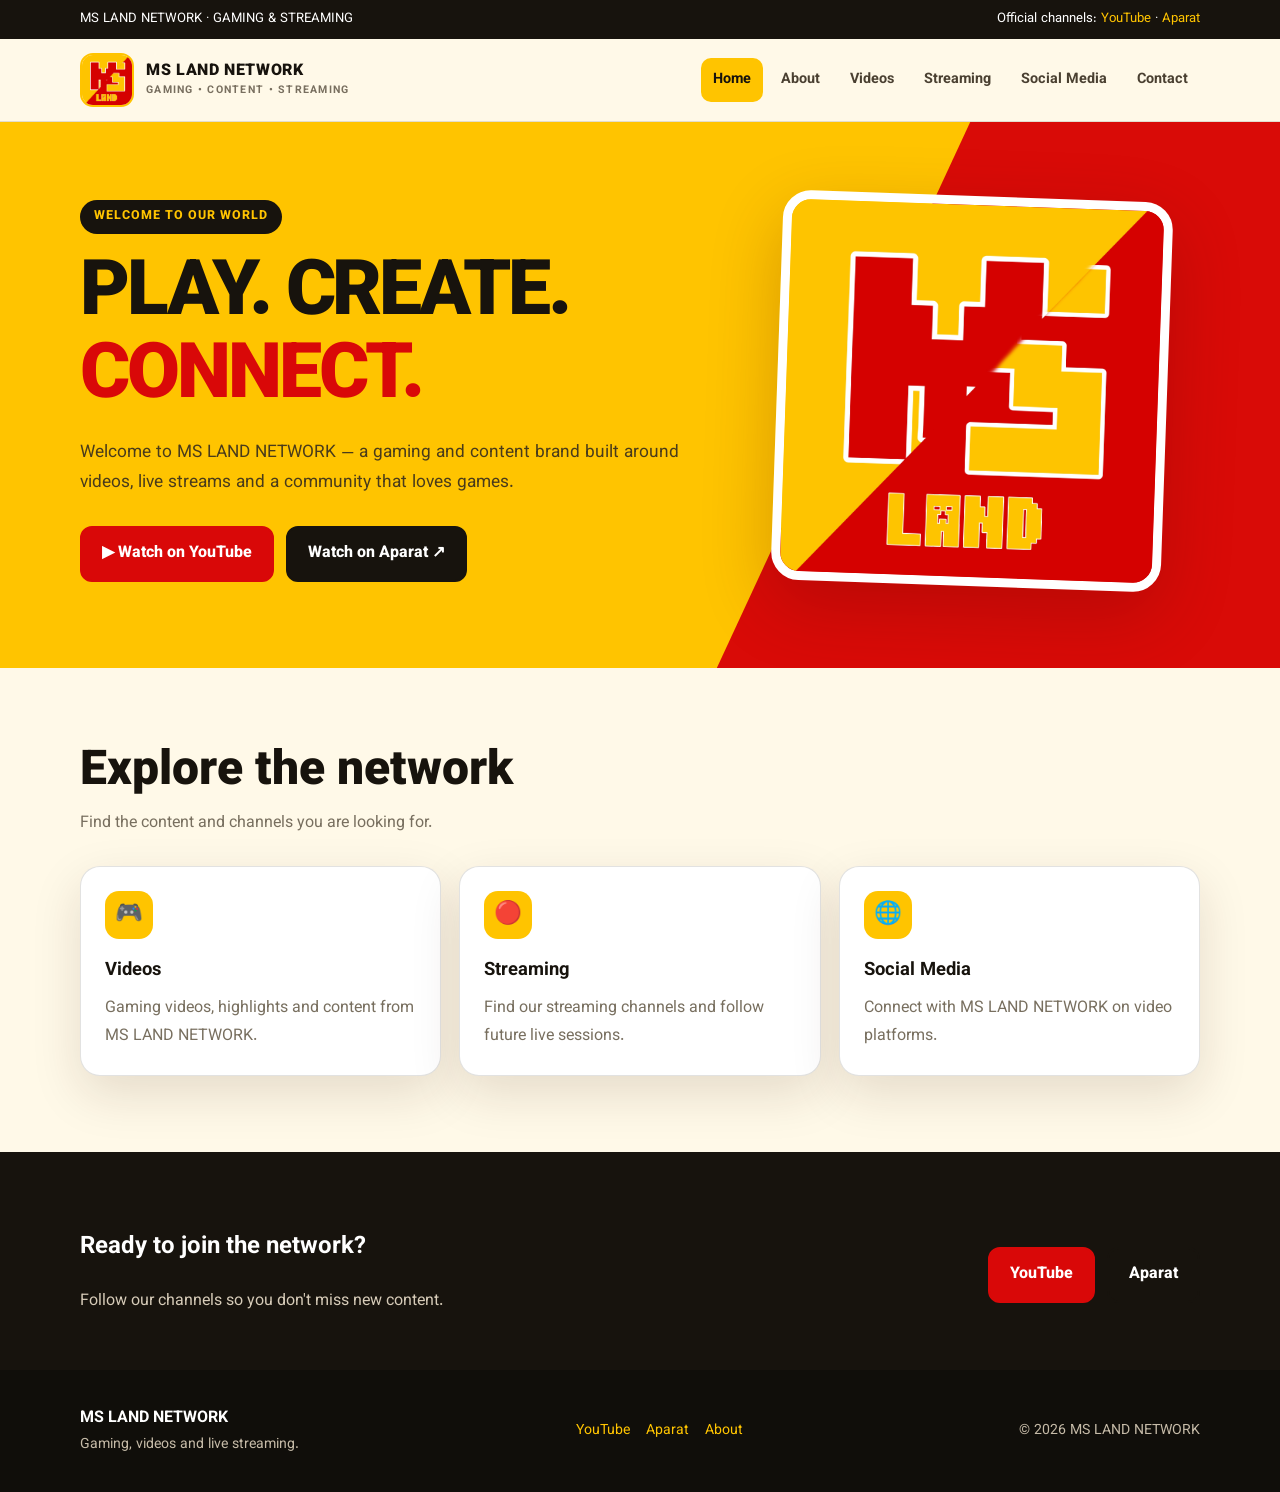
<file: index.html>
<!doctype html>
<html lang="en"><head><meta charset="utf-8"><meta name="viewport" content="width=device-width,initial-scale=1"><meta http-equiv="refresh" content="0; url=/home/"><title>MS LAND NETWORK</title><script>window.location.replace('/home/');</script></head><body><p>Redirecting to <a href="/home/">Home</a>…</p></body></html>
</file>
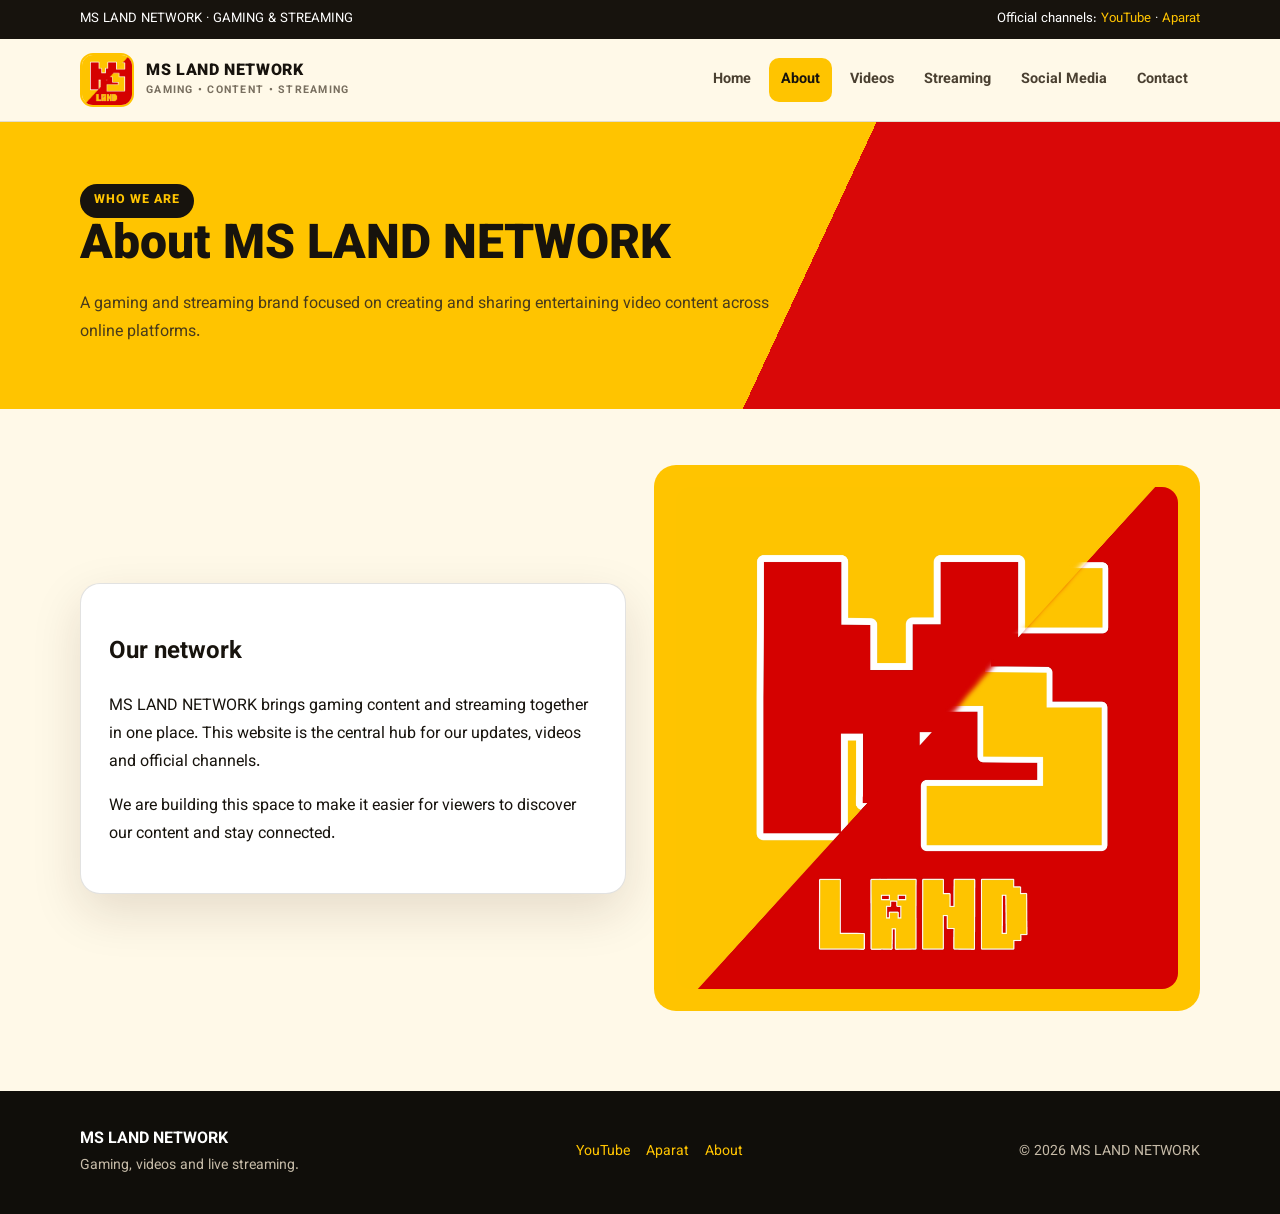
<file: about/index.html>
<!doctype html>
<html lang="en">
<head>
<meta charset="utf-8"><meta name="viewport" content="width=device-width,initial-scale=1">
<meta name="description" content="Learn about MS LAND NETWORK.">
<meta name="theme-color" content="#ffc400">
<title>About | MS LAND NETWORK</title>
<link rel="icon" href="/assets/images/ms-land-network-logo.jpg">
<link rel="stylesheet" href="/assets/css/style.css">
</head>
<body>
<div class="topbar"><div class="container"><span>MS LAND NETWORK · GAMING & STREAMING</span><span>Official channels: <a href="https://youtube.com/@MS_LAND_NETWORK" target="_blank" rel="noopener">YouTube</a> · <a href="https://aparat.com/MS_LAND_NETWORK" target="_blank" rel="noopener">Aparat</a></span></div></div>
<header><div class="container nav">
<a class="brand" href="/home/"><img src="/assets/images/ms-land-network-logo.jpg" alt="MS LAND NETWORK logo"><span>MS LAND NETWORK<small>GAMING • CONTENT • STREAMING</small></span></a>
<button class="menu-btn" aria-expanded="false" aria-label="Toggle navigation">☰ Menu</button>
<nav aria-label="Main navigation"><a href="/home/" >Home</a>
<a href="/about/" class="active">About</a>
<a href="/videos/" >Videos</a>
<a href="/streams/" >Streaming</a>
<a href="/social/" >Social Media</a>
<a href="/contact/" >Contact</a></nav>
</div></header>
<main><section class="page-hero"><div class="container"><span class="eyebrow">WHO WE ARE</span><h1 class="page-title">About MS LAND NETWORK</h1><p>A gaming and streaming brand focused on creating and sharing entertaining video content across online platforms.</p></div></section>
<section class="content"><div class="container content-grid"><div class="content-panel"><h2>Our network</h2><p>MS LAND NETWORK brings gaming content and streaming together in one place. This website is the central hub for our updates, videos and official channels.</p><p>We are building this space to make it easier for viewers to discover our content and stay connected.</p></div><div class="logo-panel"><img src="/assets/images/ms-land-network-logo.jpg" alt="MS LAND NETWORK brand logo"></div></div></section></main>
<footer><div class="container footer-inner"><div><strong>MS LAND NETWORK</strong><p>Gaming, videos and live streaming.</p></div><div class="footer-links"><a href="https://youtube.com/@MS_LAND_NETWORK" target="_blank" rel="noopener">YouTube</a><a href="https://aparat.com/MS_LAND_NETWORK" target="_blank" rel="noopener">Aparat</a><a href="/about/">About</a></div><p>© <span data-year></span> MS LAND NETWORK</p></div></footer>
<script src="/assets/js/main.js"></script>
</body></html>
</file>
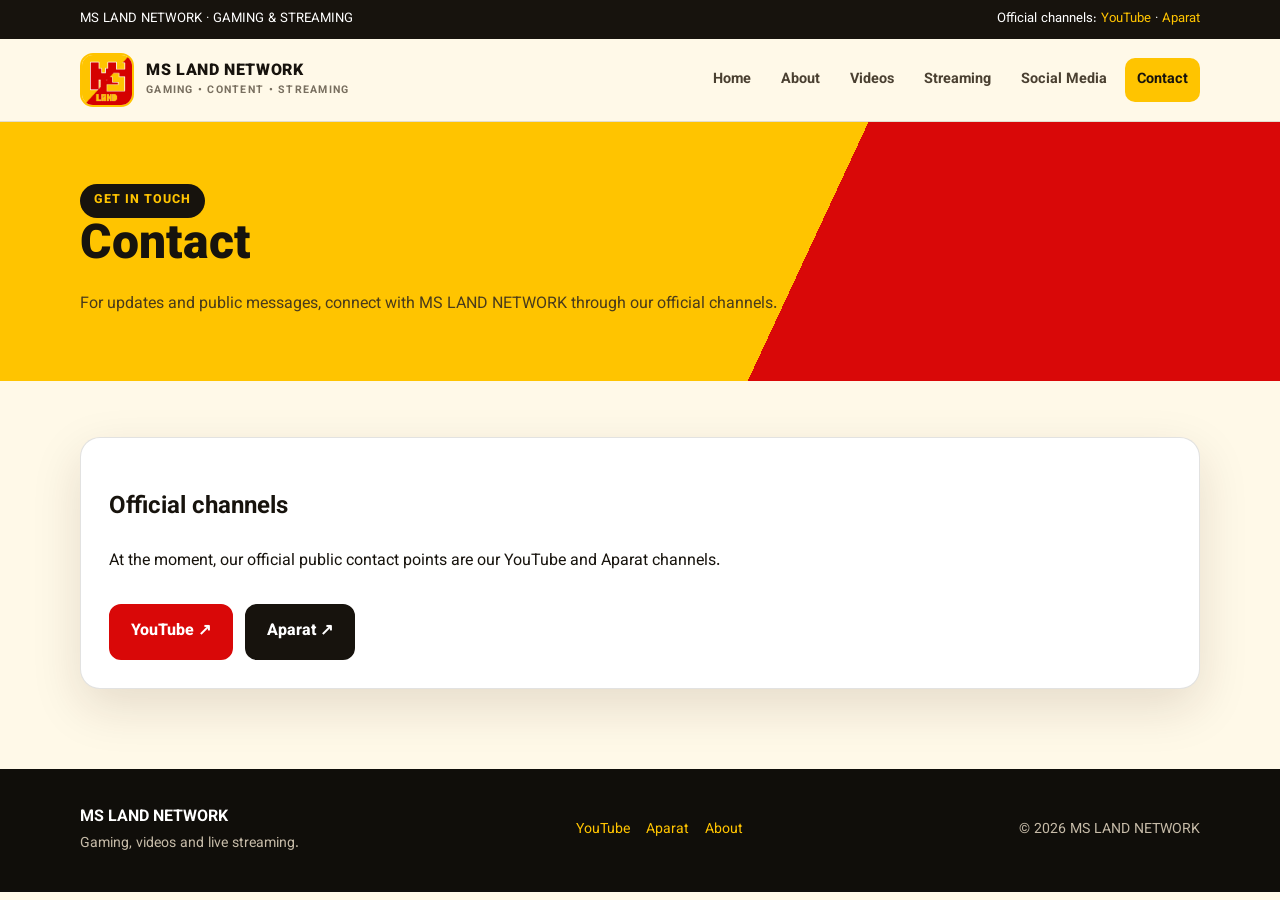
<file: contact/index.html>
<!doctype html>
<html lang="en">
<head>
<meta charset="utf-8"><meta name="viewport" content="width=device-width,initial-scale=1">
<meta name="description" content="Contact MS LAND NETWORK through its official channels.">
<meta name="theme-color" content="#ffc400">
<title>Contact | MS LAND NETWORK</title>
<link rel="icon" href="/assets/images/ms-land-network-logo.jpg">
<link rel="stylesheet" href="/assets/css/style.css">
</head>
<body>
<div class="topbar"><div class="container"><span>MS LAND NETWORK · GAMING & STREAMING</span><span>Official channels: <a href="https://youtube.com/@MS_LAND_NETWORK" target="_blank" rel="noopener">YouTube</a> · <a href="https://aparat.com/MS_LAND_NETWORK" target="_blank" rel="noopener">Aparat</a></span></div></div>
<header><div class="container nav">
<a class="brand" href="/home/"><img src="/assets/images/ms-land-network-logo.jpg" alt="MS LAND NETWORK logo"><span>MS LAND NETWORK<small>GAMING • CONTENT • STREAMING</small></span></a>
<button class="menu-btn" aria-expanded="false" aria-label="Toggle navigation">☰ Menu</button>
<nav aria-label="Main navigation"><a href="/home/" >Home</a>
<a href="/about/" >About</a>
<a href="/videos/" >Videos</a>
<a href="/streams/" >Streaming</a>
<a href="/social/" >Social Media</a>
<a href="/contact/" class="active">Contact</a></nav>
</div></header>
<main><section class="page-hero"><div class="container"><span class="eyebrow">GET IN TOUCH</span><h1 class="page-title">Contact</h1><p>For updates and public messages, connect with MS LAND NETWORK through our official channels.</p></div></section><section class="content"><div class="container"><div class="content-panel"><h2>Official channels</h2><p>At the moment, our official public contact points are our YouTube and Aparat channels.</p><div class="actions"><a class="btn btn-primary" href="https://youtube.com/@MS_LAND_NETWORK" target="_blank" rel="noopener">YouTube ↗</a><a class="btn btn-dark" href="https://aparat.com/MS_LAND_NETWORK" target="_blank" rel="noopener">Aparat ↗</a></div></div></div></section></main>
<footer><div class="container footer-inner"><div><strong>MS LAND NETWORK</strong><p>Gaming, videos and live streaming.</p></div><div class="footer-links"><a href="https://youtube.com/@MS_LAND_NETWORK" target="_blank" rel="noopener">YouTube</a><a href="https://aparat.com/MS_LAND_NETWORK" target="_blank" rel="noopener">Aparat</a><a href="/about/">About</a></div><p>© <span data-year></span> MS LAND NETWORK</p></div></footer>
<script src="/assets/js/main.js"></script>
</body></html>
</file>
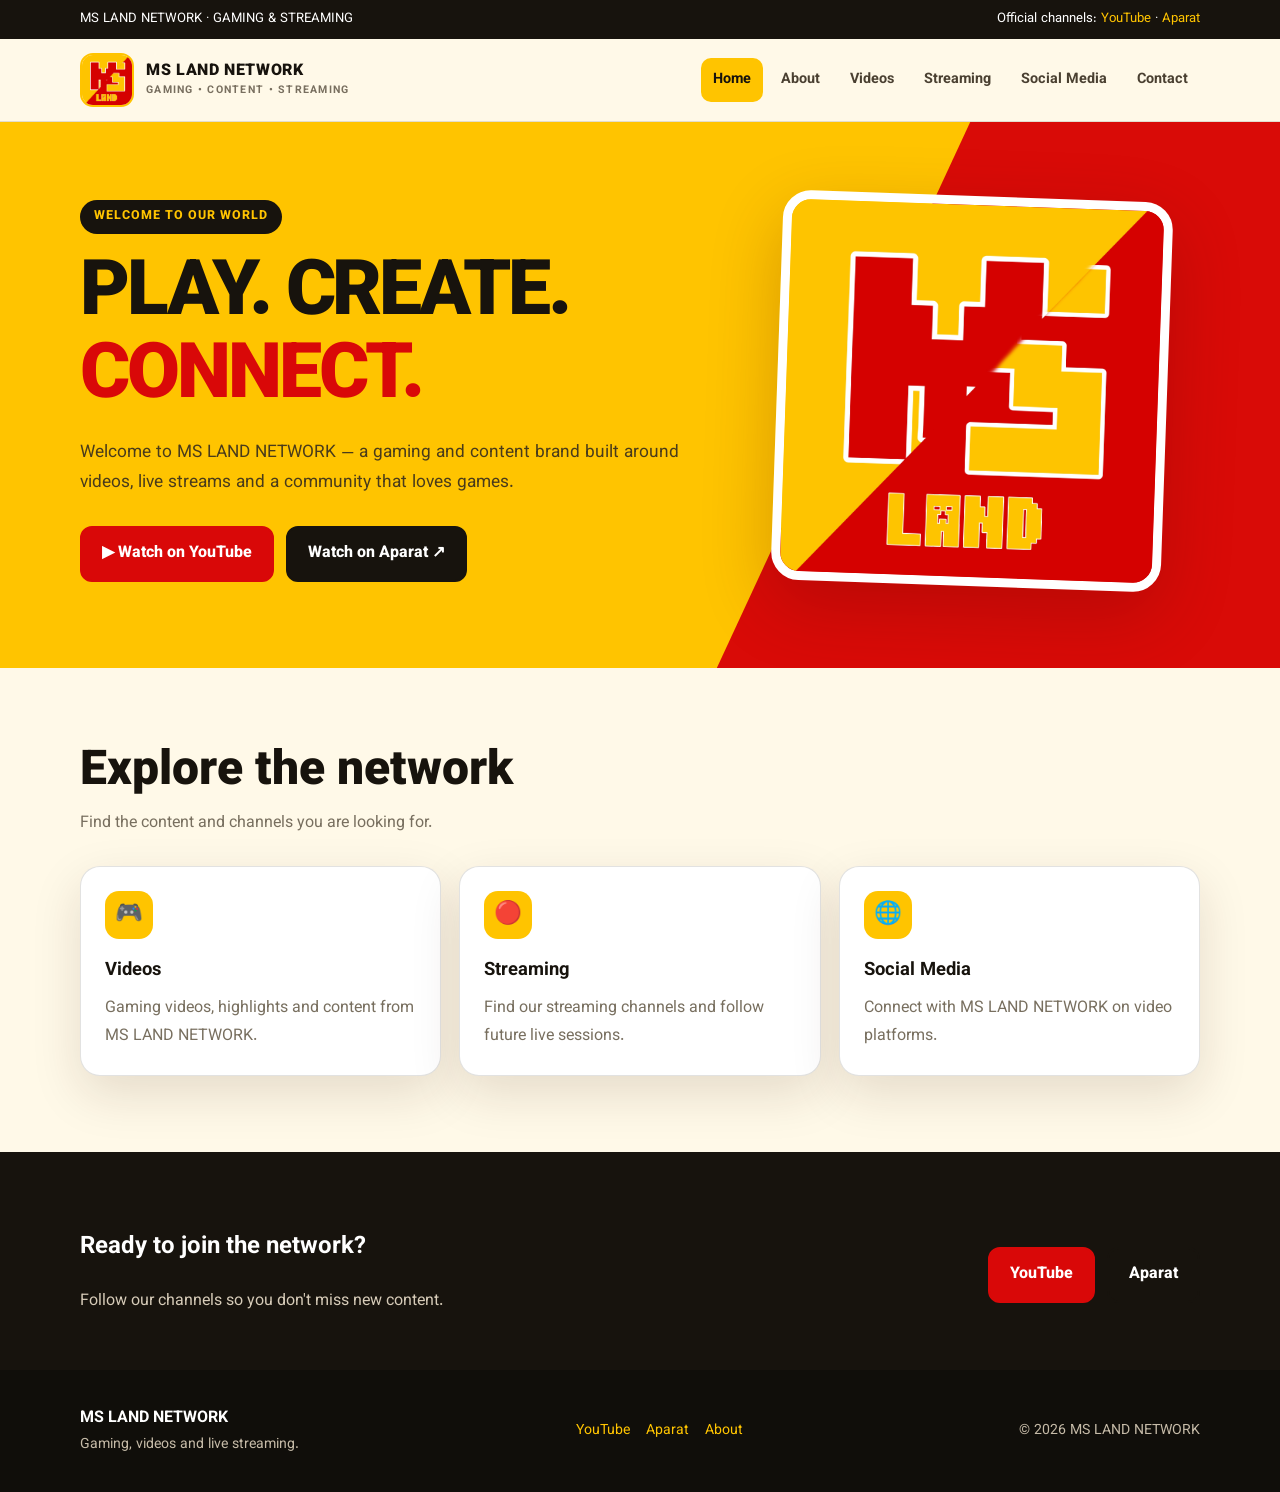
<file: home/index.html>
<!doctype html>
<html lang="en">
<head>
<meta charset="utf-8"><meta name="viewport" content="width=device-width,initial-scale=1">
<meta name="description" content="Official home of MS LAND NETWORK gaming and streaming.">
<meta name="theme-color" content="#ffc400">
<title>Home | MS LAND NETWORK</title>
<link rel="icon" href="/assets/images/ms-land-network-logo.jpg">
<link rel="stylesheet" href="/assets/css/style.css">
</head>
<body>
<div class="topbar"><div class="container"><span>MS LAND NETWORK · GAMING & STREAMING</span><span>Official channels: <a href="https://youtube.com/@MS_LAND_NETWORK" target="_blank" rel="noopener">YouTube</a> · <a href="https://aparat.com/MS_LAND_NETWORK" target="_blank" rel="noopener">Aparat</a></span></div></div>
<header><div class="container nav">
<a class="brand" href="/home/"><img src="/assets/images/ms-land-network-logo.jpg" alt="MS LAND NETWORK logo"><span>MS LAND NETWORK<small>GAMING • CONTENT • STREAMING</small></span></a>
<button class="menu-btn" aria-expanded="false" aria-label="Toggle navigation">☰ Menu</button>
<nav aria-label="Main navigation"><a href="/home/" class="active">Home</a>
<a href="/about/" >About</a>
<a href="/videos/" >Videos</a>
<a href="/streams/" >Streaming</a>
<a href="/social/" >Social Media</a>
<a href="/contact/" >Contact</a></nav>
</div></header>

<main>
<section class="hero"><div class="container hero-grid"><div>
<span class="eyebrow">WELCOME TO OUR WORLD</span>
<h1>PLAY. CREATE.<br><span>CONNECT.</span></h1>
<p>Welcome to MS LAND NETWORK — a gaming and content brand built around videos, live streams and a community that loves games.</p>
<div class="actions"><a class="btn btn-primary" href="https://youtube.com/@MS_LAND_NETWORK" target="_blank" rel="noopener">▶ Watch on YouTube</a><a class="btn btn-dark" href="https://aparat.com/MS_LAND_NETWORK" target="_blank" rel="noopener">Watch on Aparat ↗</a></div>
</div><div class="hero-art"><img src="/assets/images/ms-land-network-logo.jpg" alt="MS LAND NETWORK logo"></div></div></section>
<section class="section"><div class="container"><div class="section-head"><div><h2>Explore the network</h2><p>Find the content and channels you are looking for.</p></div></div>
<div class="cards">
<a class="card" href="/videos/"><div class="icon">🎮</div><h3>Videos</h3><p>Gaming videos, highlights and content from MS LAND NETWORK.</p></a>
<a class="card" href="/streams/"><div class="icon">🔴</div><h3>Streaming</h3><p>Find our streaming channels and follow future live sessions.</p></a>
<a class="card" href="/social/"><div class="icon">🌐</div><h3>Social Media</h3><p>Connect with MS LAND NETWORK on video platforms.</p></a>
</div></div></section>
<section class="band"><div class="container band-inner"><div><h2>Ready to join the network?</h2><p>Follow our channels so you don't miss new content.</p></div><div class="actions"><a class="btn btn-primary" href="https://youtube.com/@MS_LAND_NETWORK" target="_blank" rel="noopener">YouTube</a><a class="btn btn-light" href="https://aparat.com/MS_LAND_NETWORK" target="_blank" rel="noopener">Aparat</a></div></div></section>
</main>
<footer><div class="container footer-inner"><div><strong>MS LAND NETWORK</strong><p>Gaming, videos and live streaming.</p></div><div class="footer-links"><a href="https://youtube.com/@MS_LAND_NETWORK" target="_blank" rel="noopener">YouTube</a><a href="https://aparat.com/MS_LAND_NETWORK" target="_blank" rel="noopener">Aparat</a><a href="/about/">About</a></div><p>© <span data-year></span> MS LAND NETWORK</p></div></footer>
<script src="/assets/js/main.js"></script>
</body></html>
</file>
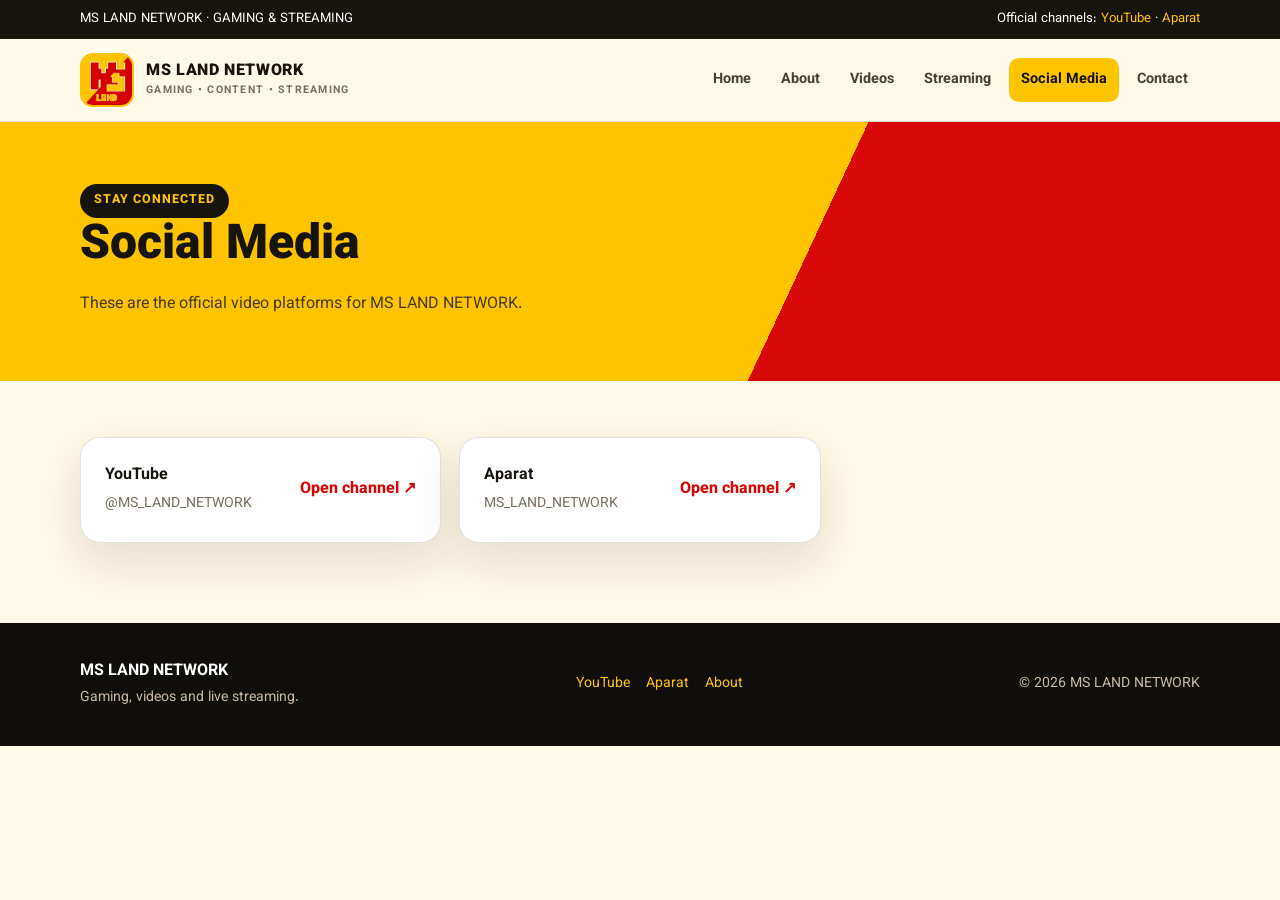
<file: social/index.html>
<!doctype html>
<html lang="en">
<head>
<meta charset="utf-8"><meta name="viewport" content="width=device-width,initial-scale=1">
<meta name="description" content="Official social media links for MS LAND NETWORK.">
<meta name="theme-color" content="#ffc400">
<title>Social Media | MS LAND NETWORK</title>
<link rel="icon" href="/assets/images/ms-land-network-logo.jpg">
<link rel="stylesheet" href="/assets/css/style.css">
</head>
<body>
<div class="topbar"><div class="container"><span>MS LAND NETWORK · GAMING & STREAMING</span><span>Official channels: <a href="https://youtube.com/@MS_LAND_NETWORK" target="_blank" rel="noopener">YouTube</a> · <a href="https://aparat.com/MS_LAND_NETWORK" target="_blank" rel="noopener">Aparat</a></span></div></div>
<header><div class="container nav">
<a class="brand" href="/home/"><img src="/assets/images/ms-land-network-logo.jpg" alt="MS LAND NETWORK logo"><span>MS LAND NETWORK<small>GAMING • CONTENT • STREAMING</small></span></a>
<button class="menu-btn" aria-expanded="false" aria-label="Toggle navigation">☰ Menu</button>
<nav aria-label="Main navigation"><a href="/home/" >Home</a>
<a href="/about/" >About</a>
<a href="/videos/" >Videos</a>
<a href="/streams/" >Streaming</a>
<a href="/social/" class="active">Social Media</a>
<a href="/contact/" >Contact</a></nav>
</div></header>
<main><section class="page-hero"><div class="container"><span class="eyebrow">STAY CONNECTED</span><h1 class="page-title">Social Media</h1><p>These are the official video platforms for MS LAND NETWORK.</p></div></section><section class="content"><div class="container cards">
<div class="card social-card"><div><strong>YouTube</strong><span>@MS_LAND_NETWORK</span></div><a href="https://youtube.com/@MS_LAND_NETWORK" target="_blank" rel="noopener">Open channel ↗</a></div>
<div class="card social-card"><div><strong>Aparat</strong><span>MS_LAND_NETWORK</span></div><a href="https://aparat.com/MS_LAND_NETWORK" target="_blank" rel="noopener">Open channel ↗</a></div>
</div></section></main>
<footer><div class="container footer-inner"><div><strong>MS LAND NETWORK</strong><p>Gaming, videos and live streaming.</p></div><div class="footer-links"><a href="https://youtube.com/@MS_LAND_NETWORK" target="_blank" rel="noopener">YouTube</a><a href="https://aparat.com/MS_LAND_NETWORK" target="_blank" rel="noopener">Aparat</a><a href="/about/">About</a></div><p>© <span data-year></span> MS LAND NETWORK</p></div></footer>
<script src="/assets/js/main.js"></script>
</body></html>
</file>
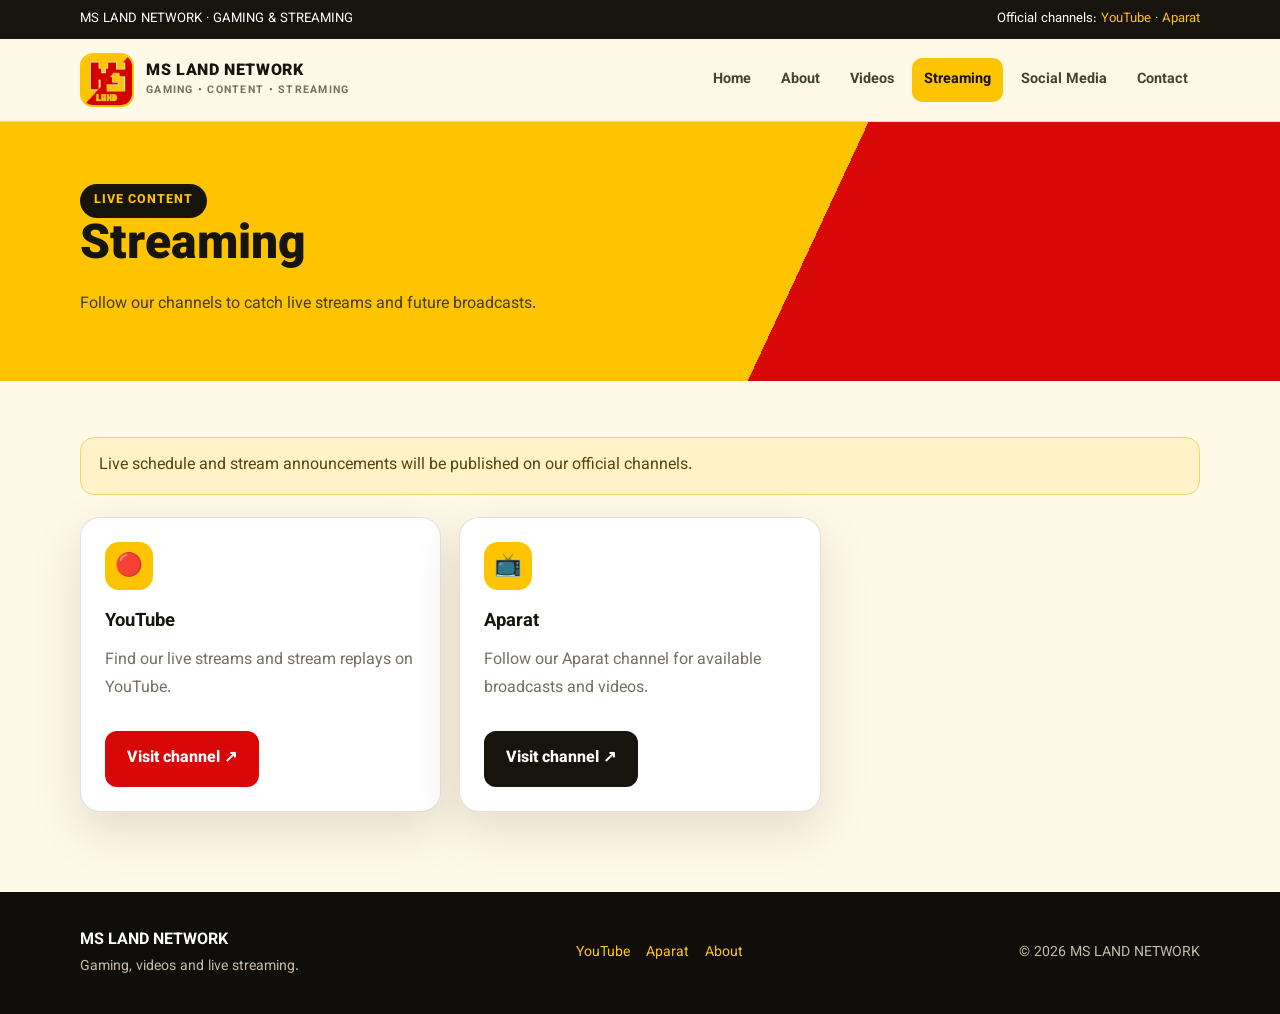
<file: streams/index.html>
<!doctype html>
<html lang="en">
<head>
<meta charset="utf-8"><meta name="viewport" content="width=device-width,initial-scale=1">
<meta name="description" content="Find MS LAND NETWORK live streaming channels.">
<meta name="theme-color" content="#ffc400">
<title>Streaming | MS LAND NETWORK</title>
<link rel="icon" href="/assets/images/ms-land-network-logo.jpg">
<link rel="stylesheet" href="/assets/css/style.css">
</head>
<body>
<div class="topbar"><div class="container"><span>MS LAND NETWORK · GAMING & STREAMING</span><span>Official channels: <a href="https://youtube.com/@MS_LAND_NETWORK" target="_blank" rel="noopener">YouTube</a> · <a href="https://aparat.com/MS_LAND_NETWORK" target="_blank" rel="noopener">Aparat</a></span></div></div>
<header><div class="container nav">
<a class="brand" href="/home/"><img src="/assets/images/ms-land-network-logo.jpg" alt="MS LAND NETWORK logo"><span>MS LAND NETWORK<small>GAMING • CONTENT • STREAMING</small></span></a>
<button class="menu-btn" aria-expanded="false" aria-label="Toggle navigation">☰ Menu</button>
<nav aria-label="Main navigation"><a href="/home/" >Home</a>
<a href="/about/" >About</a>
<a href="/videos/" >Videos</a>
<a href="/streams/" class="active">Streaming</a>
<a href="/social/" >Social Media</a>
<a href="/contact/" >Contact</a></nav>
</div></header>
<main><section class="page-hero"><div class="container"><span class="eyebrow">LIVE CONTENT</span><h1 class="page-title">Streaming</h1><p>Follow our channels to catch live streams and future broadcasts.</p></div></section><section class="content"><div class="container"><div class="notice">Live schedule and stream announcements will be published on our official channels.</div><div class="cards" style="margin-top:22px">
<div class="card"><div class="icon">🔴</div><h3>YouTube</h3><p>Find our live streams and stream replays on YouTube.</p><div class="actions"><a class="btn btn-primary" href="https://youtube.com/@MS_LAND_NETWORK" target="_blank" rel="noopener">Visit channel ↗</a></div></div>
<div class="card"><div class="icon">📺</div><h3>Aparat</h3><p>Follow our Aparat channel for available broadcasts and videos.</p><div class="actions"><a class="btn btn-dark" href="https://aparat.com/MS_LAND_NETWORK" target="_blank" rel="noopener">Visit channel ↗</a></div></div>
</div></div></section></main>
<footer><div class="container footer-inner"><div><strong>MS LAND NETWORK</strong><p>Gaming, videos and live streaming.</p></div><div class="footer-links"><a href="https://youtube.com/@MS_LAND_NETWORK" target="_blank" rel="noopener">YouTube</a><a href="https://aparat.com/MS_LAND_NETWORK" target="_blank" rel="noopener">Aparat</a><a href="/about/">About</a></div><p>© <span data-year></span> MS LAND NETWORK</p></div></footer>
<script src="/assets/js/main.js"></script>
</body></html>
</file>
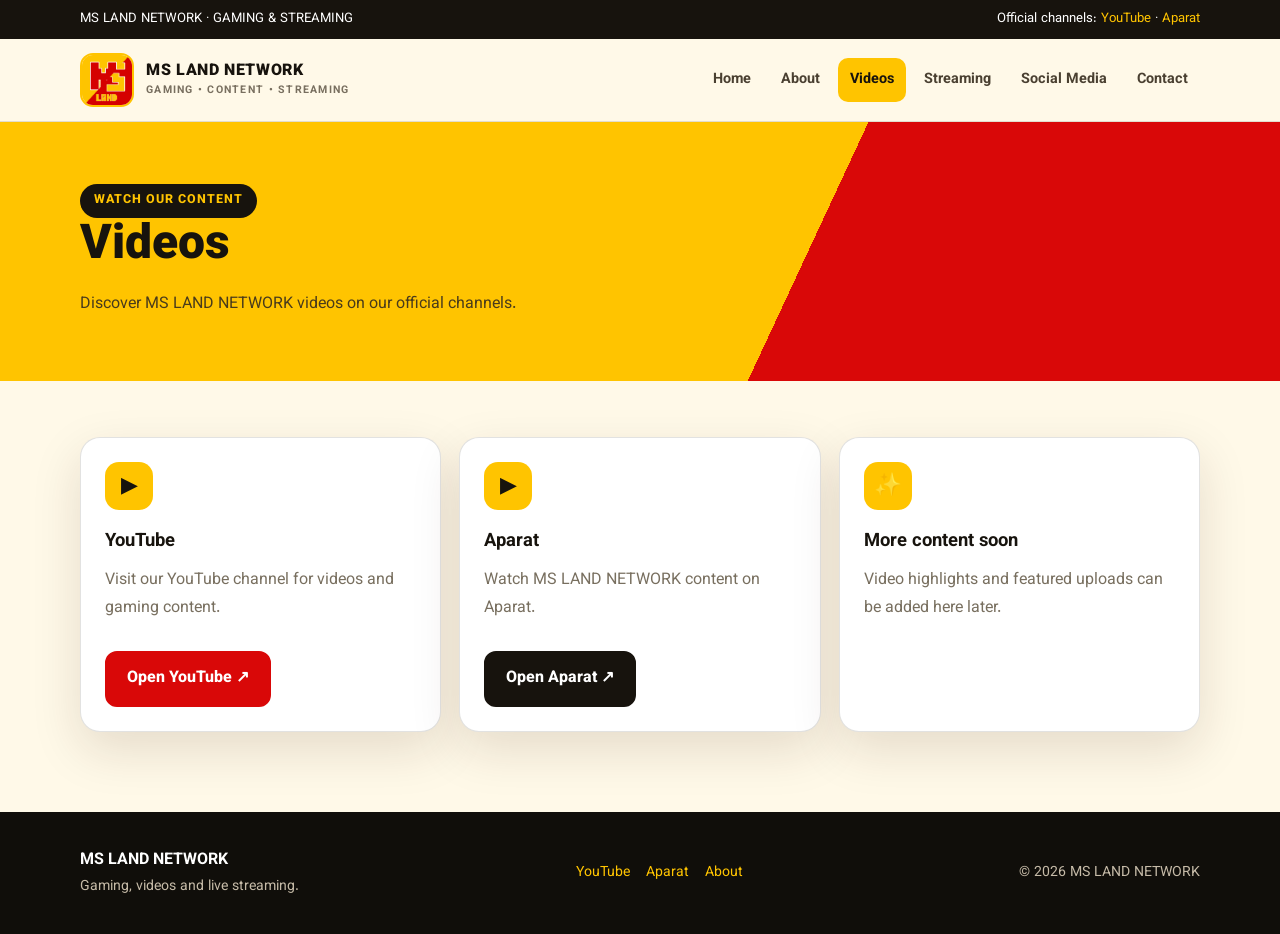
<file: videos/index.html>
<!doctype html>
<html lang="en">
<head>
<meta charset="utf-8"><meta name="viewport" content="width=device-width,initial-scale=1">
<meta name="description" content="Watch MS LAND NETWORK videos on YouTube and Aparat.">
<meta name="theme-color" content="#ffc400">
<title>Videos | MS LAND NETWORK</title>
<link rel="icon" href="/assets/images/ms-land-network-logo.jpg">
<link rel="stylesheet" href="/assets/css/style.css">
</head>
<body>
<div class="topbar"><div class="container"><span>MS LAND NETWORK · GAMING & STREAMING</span><span>Official channels: <a href="https://youtube.com/@MS_LAND_NETWORK" target="_blank" rel="noopener">YouTube</a> · <a href="https://aparat.com/MS_LAND_NETWORK" target="_blank" rel="noopener">Aparat</a></span></div></div>
<header><div class="container nav">
<a class="brand" href="/home/"><img src="/assets/images/ms-land-network-logo.jpg" alt="MS LAND NETWORK logo"><span>MS LAND NETWORK<small>GAMING • CONTENT • STREAMING</small></span></a>
<button class="menu-btn" aria-expanded="false" aria-label="Toggle navigation">☰ Menu</button>
<nav aria-label="Main navigation"><a href="/home/" >Home</a>
<a href="/about/" >About</a>
<a href="/videos/" class="active">Videos</a>
<a href="/streams/" >Streaming</a>
<a href="/social/" >Social Media</a>
<a href="/contact/" >Contact</a></nav>
</div></header>
<main><section class="page-hero"><div class="container"><span class="eyebrow">WATCH OUR CONTENT</span><h1 class="page-title">Videos</h1><p>Discover MS LAND NETWORK videos on our official channels.</p></div></section><section class="content"><div class="container"><div class="cards">
<div class="card"><div class="icon">▶</div><h3>YouTube</h3><p>Visit our YouTube channel for videos and gaming content.</p><div class="actions"><a class="btn btn-primary" href="https://youtube.com/@MS_LAND_NETWORK" target="_blank" rel="noopener">Open YouTube ↗</a></div></div>
<div class="card"><div class="icon">▶</div><h3>Aparat</h3><p>Watch MS LAND NETWORK content on Aparat.</p><div class="actions"><a class="btn btn-dark" href="https://aparat.com/MS_LAND_NETWORK" target="_blank" rel="noopener">Open Aparat ↗</a></div></div>
<div class="card"><div class="icon">✨</div><h3>More content soon</h3><p>Video highlights and featured uploads can be added here later.</p></div>
</div></div></section></main>
<footer><div class="container footer-inner"><div><strong>MS LAND NETWORK</strong><p>Gaming, videos and live streaming.</p></div><div class="footer-links"><a href="https://youtube.com/@MS_LAND_NETWORK" target="_blank" rel="noopener">YouTube</a><a href="https://aparat.com/MS_LAND_NETWORK" target="_blank" rel="noopener">Aparat</a><a href="/about/">About</a></div><p>© <span data-year></span> MS LAND NETWORK</p></div></footer>
<script src="/assets/js/main.js"></script>
</body></html>
</file>
<file: assets/css/style.css>
@import url('https://fonts.googleapis.com/css2?family=Vazirmatn:wght@400;500;600;700;800;900&display=swap');
:root{--red:#d90808;--red2:#a90000;--yellow:#ffc400;--ink:#17130d;--paper:#fff9e8;--muted:#786f5f;--line:rgba(23,19,13,.12);--shadow:0 18px 50px rgba(56,22,0,.13)}
*{box-sizing:border-box}html{scroll-behavior:smooth}body{margin:0;background:var(--paper);color:var(--ink);font-family:"Vazirmatn",Tahoma,sans-serif;line-height:1.75}a{color:inherit;text-decoration:none}img{max-width:100%;display:block}.container{width:min(1120px,calc(100% - 40px));margin:auto}
.topbar{background:var(--ink);color:#fff;padding:8px 0;font-size:.82rem}.topbar .container{display:flex;justify-content:space-between;gap:16px;align-items:center}.topbar a{color:var(--yellow)}
header{position:sticky;top:0;z-index:20;background:rgba(255,249,232,.94);backdrop-filter:blur(14px);border-bottom:1px solid var(--line)}
.nav{min-height:82px;display:flex;align-items:center;justify-content:space-between;gap:24px}.brand{display:flex;align-items:center;gap:12px;font-weight:900;letter-spacing:.04em}.brand img{width:54px;height:54px;object-fit:cover;border-radius:13px;border:2px solid var(--yellow)}.brand span{font-size:1rem;line-height:1.2}.brand small{display:block;color:var(--muted);font-size:.66rem;letter-spacing:.12em;font-weight:700;margin-top:4px}
nav{display:flex;align-items:center;gap:6px;flex-wrap:wrap}nav a{font-size:.9rem;font-weight:700;padding:9px 12px;border-radius:10px;color:#4a4031}nav a:hover,nav a.active{background:var(--yellow);color:var(--ink)}
.menu-btn{display:none;border:0;background:var(--ink);color:#fff;border-radius:10px;padding:9px 13px;font:inherit}
.hero{position:relative;overflow:hidden;background:var(--yellow);padding:74px 0 82px}.hero:after{content:"";position:absolute;inset:0 0 0 auto;width:44%;background:var(--red);clip-path:polygon(45% 0,100% 0,100% 100%,0 100%);opacity:.98}.hero-grid{position:relative;z-index:1;display:grid;grid-template-columns:1.15fr .85fr;gap:45px;align-items:center}.eyebrow{display:inline-flex;align-items:center;gap:8px;background:var(--ink);color:var(--yellow);border-radius:999px;padding:6px 14px;font-size:.78rem;font-weight:800;letter-spacing:.08em}.hero h1{font-size:clamp(2.5rem,6vw,5.2rem);line-height:1.08;margin:20px 0 18px;font-weight:900;letter-spacing:-.04em}.hero h1 span{color:var(--red)}.hero p{max-width:600px;font-size:1.08rem;color:#493b1b}.hero-art{display:flex;justify-content:center;align-items:center}.hero-art img{width:min(390px,100%);border:9px solid #fff;border-radius:28px;box-shadow:0 24px 70px rgba(75,0,0,.22);transform:rotate(2deg)}
.actions{display:flex;gap:12px;flex-wrap:wrap;margin-top:28px}.btn{display:inline-flex;align-items:center;justify-content:center;gap:9px;padding:12px 20px;border-radius:12px;font-weight:800;border:2px solid var(--ink);transition:.2s}.btn-primary{background:var(--red);color:white;border-color:var(--red)}.btn-dark{background:var(--ink);color:white}.btn-light{background:transparent}.btn:hover{transform:translateY(-3px);box-shadow:0 10px 22px rgba(0,0,0,.14)}
.section{padding:76px 0}.section-head{display:flex;align-items:end;justify-content:space-between;gap:20px;margin-bottom:28px}.section h2,.page-title{font-size:clamp(1.9rem,4vw,3rem);line-height:1.2;margin:0;font-weight:900}.section-head p{color:var(--muted);margin:8px 0 0}.cards{display:grid;grid-template-columns:repeat(3,1fr);gap:18px}.card{background:#fff;border:1px solid var(--line);border-radius:20px;padding:24px;box-shadow:var(--shadow)}.card .icon{width:48px;height:48px;border-radius:14px;display:grid;place-items:center;background:var(--yellow);font-size:1.4rem;margin-bottom:16px}.card h3{margin:0 0 8px;font-size:1.15rem}.card p{margin:0;color:var(--muted)}
.band{background:var(--ink);color:#fff;padding:54px 0}.band-inner{display:flex;justify-content:space-between;align-items:center;gap:25px}.band p{color:#d6cbb8;margin:8px 0 0}
.page-hero{padding:62px 0;background:linear-gradient(115deg,var(--yellow) 0 62%,var(--red) 62% 100%)}.page-hero .page-title{max-width:780px}.page-hero p{max-width:720px;color:#493b1b;margin-bottom:0}
.content{padding:56px 0 80px}.content-grid{display:grid;grid-template-columns:1fr 1fr;gap:28px;align-items:center}.content-panel{background:#fff;border:1px solid var(--line);border-radius:20px;padding:28px;box-shadow:var(--shadow)}.logo-panel{background:var(--yellow);padding:22px;border-radius:22px}.logo-panel img{border-radius:16px}
.social-card{display:flex;align-items:center;justify-content:space-between;gap:15px}.social-card strong{display:block}.social-card span{font-size:.88rem;color:var(--muted)}.social-card a{font-weight:800;color:var(--red)}
footer{background:#100e0a;color:#fff;padding:35px 0}.footer-inner{display:flex;align-items:center;justify-content:space-between;gap:20px}.footer-inner p{margin:0;color:#c6bba8;font-size:.88rem}.footer-links{display:flex;gap:16px;flex-wrap:wrap}.footer-links a{color:var(--yellow);font-size:.88rem}
.notice{background:#fff3c7;border:1px solid #f0d36b;padding:14px 18px;border-radius:14px;color:#59450c}
@media(max-width:800px){.hero-grid{grid-template-columns:1fr}.hero:after{width:24%;opacity:.35}.hero-art img{width:min(300px,80%)}.cards{grid-template-columns:1fr 1fr}.content-grid{grid-template-columns:1fr}.nav{min-height:72px}.menu-btn{display:block}nav{display:none;position:absolute;left:20px;right:20px;top:72px;background:#fff9e8;border:1px solid var(--line);box-shadow:var(--shadow);padding:12px;border-radius:15px;flex-direction:column;align-items:stretch}nav.open{display:flex}nav a{padding:11px 14px}.band-inner,.footer-inner{align-items:flex-start;flex-direction:column}}
@media(max-width:520px){.container{width:min(100% - 28px,1120px)}.topbar .container{font-size:.72rem}.brand img{width:46px;height:46px}.brand span{font-size:.88rem}.hero{padding:52px 0 60px}.hero h1{font-size:2.65rem}.section{padding:54px 0}.cards{grid-template-columns:1fr}.section-head{display:block}.page-hero{padding:48px 0}.actions .btn{width:100%}}
</file>
